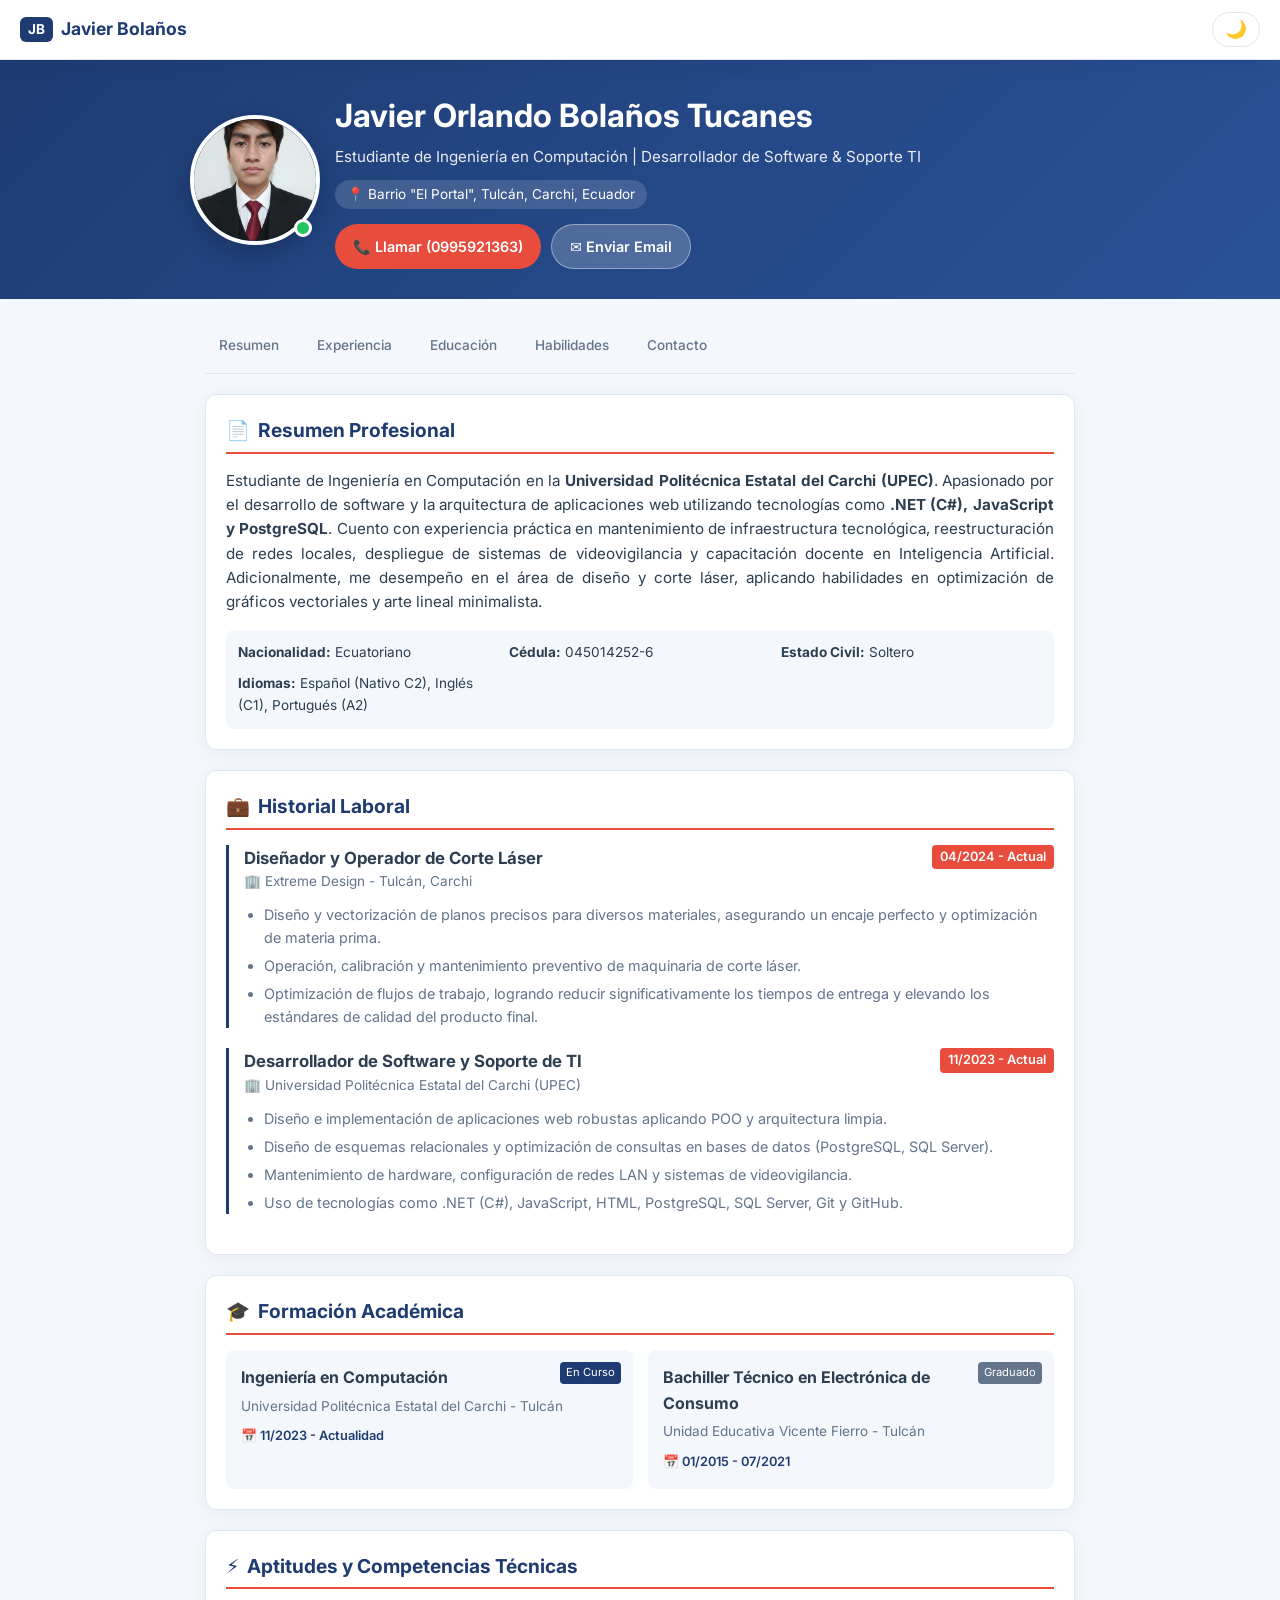
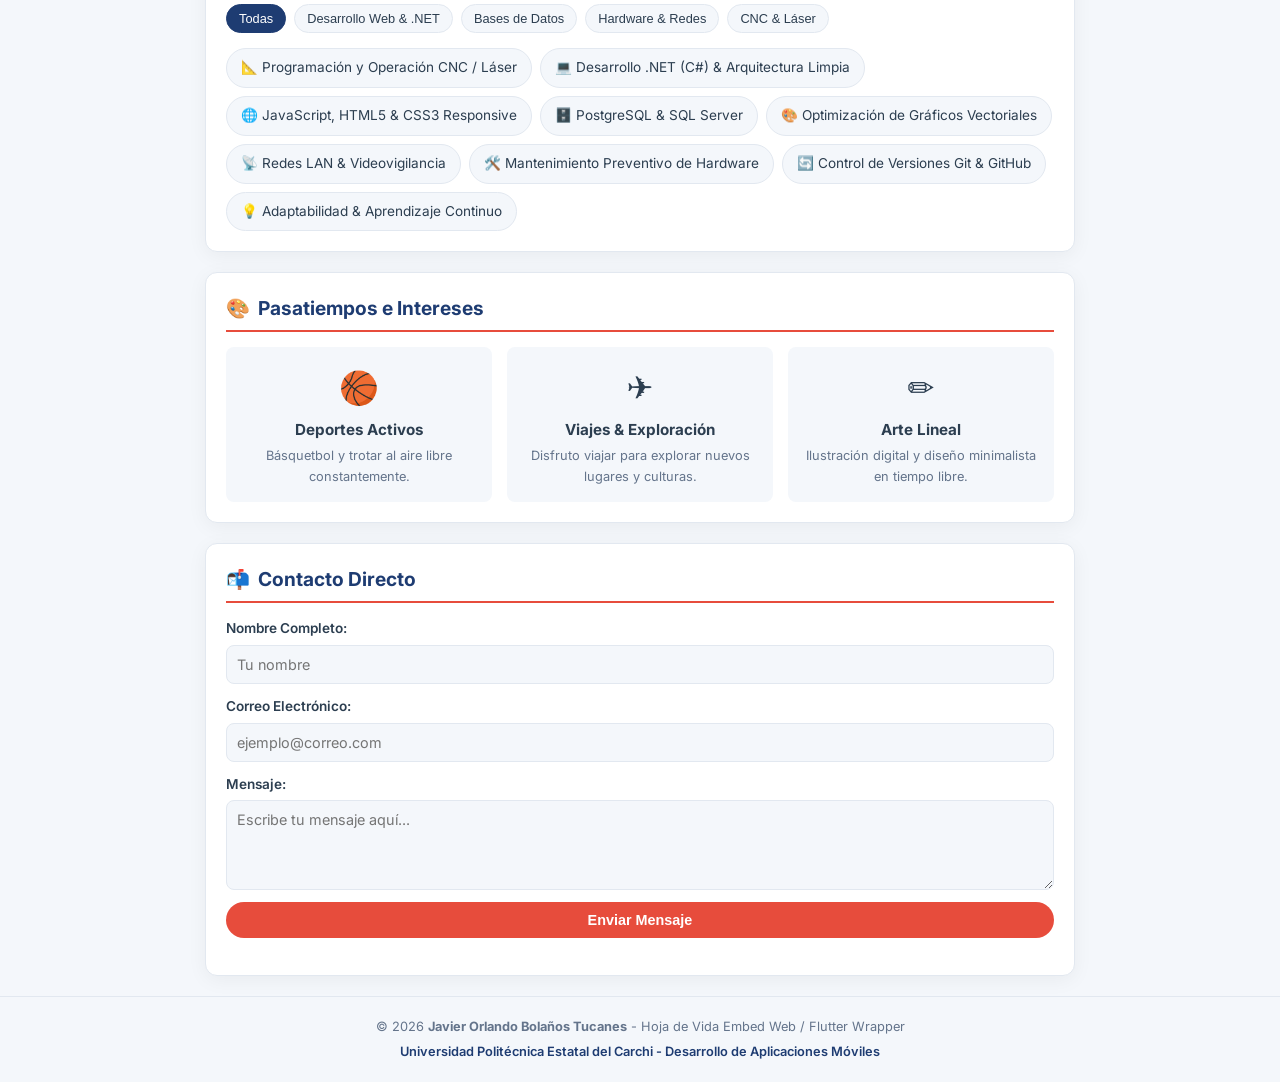
<file: web_cv/index.html>
<!DOCTYPE html>
<html lang="es" data-theme="light">
<head>
    <meta charset="UTF-8">
    <meta name="viewport" content="width=device-width, initial-scale=1.0">
    <title>Hoja de Vida - Javier Orlando Bolaños Tucanes</title>
    <link rel="stylesheet" href="styles.css">
    <link rel="preconnect" href="https://fonts.googleapis.com">
    <link rel="preconnect" href="https://fonts.gstatic.com" crossorigin>
    <link href="https://fonts.googleapis.com/css2?family=Inter:wght@300;400;500;600;700&display=swap" rel="stylesheet">
</head>
<body>

    <!-- Navegación Móvil y Desktop -->
    <nav class="navbar" id="navbar">
        <div class="nav-brand">
            <span>JB</span> Javier Bolaños
        </div>
        <div class="nav-actions">
            <button id="theme-toggle" class="btn-icon" title="Cambiar tema">
                <span id="theme-icon">🌙</span>
            </button>
        </div>
    </nav>

    <!-- Cabecera Principal / Perfil -->
    <header class="hero-section">
        <div class="hero-container">
            <div class="avatar-wrapper">
                <img src="assets/profile_photo.jpg" alt="Javier Orlando Bolaños Tucanes" class="avatar-img" onerror="this.src='https://via.placeholder.com/150?text=Javier+Bola%C3%B1os'">
                <span class="online-status" title="Disponible para proyectos"></span>
            </div>
            <div class="hero-content">
                <h1>Javier Orlando Bolaños Tucanes</h1>
                <p class="hero-subtitle">Estudiante de Ingeniería en Computación | Desarrollador de Software & Soporte TI</p>
                <div class="location-badge">
                    📍 Barrio "El Portal", Tulcán, Carchi, Ecuador
                </div>
                <div class="hero-buttons">
                    <a href="tel:0995921363" class="btn btn-primary">📞 Llamar (0995921363)</a>
                    <a href="mailto:sotgg45@gmail.com" class="btn btn-secondary">✉️ Enviar Email</a>
                </div>
            </div>
        </div>
    </header>

    <!-- Contenido Principal -->
    <main class="main-container">

        <!-- Barra de Navegación Rápida -->
        <div class="quick-nav">
            <a href="#resumen" class="q-link active">Resumen</a>
            <a href="#experiencia" class="q-link">Experiencia</a>
            <a href="#formacion" class="q-link">Educación</a>
            <a href="#aptitudes" class="q-link">Habilidades</a>
            <a href="#contacto" class="q-link">Contacto</a>
        </div>

        <!-- Resumen Profesional -->
        <section id="resumen" class="card-section">
            <h2 class="section-title">
                <span class="title-icon">📄</span> Resumen Profesional
            </h2>
            <div class="card-body">
                <p class="resumen-text">
                    Estudiante de Ingeniería en Computación en la <strong>Universidad Politécnica Estatal del Carchi (UPEC)</strong>. Apasionado por el desarrollo de software y la arquitectura de aplicaciones web utilizando tecnologías como <strong>.NET (C#), JavaScript y PostgreSQL</strong>. Cuento con experiencia práctica en mantenimiento de infraestructura tecnológica, reestructuración de redes locales, despliegue de sistemas de videovigilancia y capacitación docente en Inteligencia Artificial. Adicionalmente, me desempeño en el área de diseño y corte láser, aplicando habilidades en optimización de gráficos vectoriales y arte lineal minimalista.
                </p>
                <div class="personal-info-grid">
                    <div class="info-item"><strong>Nacionalidad:</strong> Ecuatoriano</div>
                    <div class="info-item"><strong>Cédula:</strong> 045014252-6</div>
                    <div class="info-item"><strong>Estado Civil:</strong> Soltero</div>
                    <div class="info-item"><strong>Idiomas:</strong> Español (Nativo C2), Inglés (C1), Portugués (A2)</div>
                </div>
            </div>
        </section>

        <!-- Historial Laboral -->
        <section id="experiencia" class="card-section">
            <h2 class="section-title">
                <span class="title-icon">💼</span> Historial Laboral
            </h2>
            <div class="card-body">
                <div class="timeline">
                    <!-- Trabajo 1 -->
                    <article class="timeline-item">
                        <div class="timeline-header" onclick="toggleAccordion('exp1')">
                            <div>
                                <h3>Diseñador y Operador de Corte Láser</h3>
                                <p class="timeline-company">🏢 Extreme Design - Tulcán, Carchi</p>
                            </div>
                            <span class="timeline-date">04/2024 - Actual</span>
                        </div>
                        <div id="exp1" class="timeline-content active">
                            <ul>
                                <li>Diseño y vectorización de planos precisos para diversos materiales, asegurando un encaje perfecto y optimización de materia prima.</li>
                                <li>Operación, calibración y mantenimiento preventivo de maquinaria de corte láser.</li>
                                <li>Optimización de flujos de trabajo, logrando reducir significativamente los tiempos de entrega y elevando los estándares de calidad del producto final.</li>
                            </ul>
                        </div>
                    </article>

                    <!-- Trabajo 2 -->
                    <article class="timeline-item">
                        <div class="timeline-header" onclick="toggleAccordion('exp2')">
                            <div>
                                <h3>Desarrollador de Software y Soporte de TI</h3>
                                <p class="timeline-company">🏢 Universidad Politécnica Estatal del Carchi (UPEC)</p>
                            </div>
                            <span class="timeline-date">11/2023 - Actual</span>
                        </div>
                        <div id="exp2" class="timeline-content active">
                            <ul>
                                <li>Diseño e implementación de aplicaciones web robustas aplicando POO y arquitectura limpia.</li>
                                <li>Diseño de esquemas relacionales y optimización de consultas en bases de datos (PostgreSQL, SQL Server).</li>
                                <li>Mantenimiento de hardware, configuración de redes LAN y sistemas de videovigilancia.</li>
                                <li>Uso de tecnologías como .NET (C#), JavaScript, HTML, PostgreSQL, SQL Server, Git y GitHub.</li>
                            </ul>
                        </div>
                    </article>
                </div>
            </div>
        </section>

        <!-- Formación Académica -->
        <section id="formacion" class="card-section">
            <h2 class="section-title">
                <span class="title-icon">🎓</span> Formación Académica
            </h2>
            <div class="card-body">
                <div class="edu-grid">
                    <div class="edu-card">
                        <div class="edu-badge">En Curso</div>
                        <h3>Ingeniería en Computación</h3>
                        <p class="edu-inst">Universidad Politécnica Estatal del Carchi - Tulcán</p>
                        <span class="edu-period">📅 11/2023 - Actualidad</span>
                    </div>
                    <div class="edu-card">
                        <div class="edu-badge secondary">Graduado</div>
                        <h3>Bachiller Técnico en Electrónica de Consumo</h3>
                        <p class="edu-inst">Unidad Educativa Vicente Fierro - Tulcán</p>
                        <span class="edu-period">📅 01/2015 - 07/2021</span>
                    </div>
                </div>
            </div>
        </section>

        <!-- Aptitudes / Filtro Interactivo -->
        <section id="aptitudes" class="card-section">
            <h2 class="section-title">
                <span class="title-icon">⚡</span> Aptitudes y Competencias Técnicas
            </h2>
            <div class="card-body">
                <!-- Botones de Filtro JS -->
                <div class="filter-buttons">
                    <button class="filter-btn active" onclick="filterSkills('all')">Todas</button>
                    <button class="filter-btn" onclick="filterSkills('dev')">Desarrollo Web & .NET</button>
                    <button class="filter-btn" onclick="filterSkills('db')">Bases de Datos</button>
                    <button class="filter-btn" onclick="filterSkills('hardware')">Hardware & Redes</button>
                    <button class="filter-btn" onclick="filterSkills('laser')">CNC & Láser</button>
                </div>

                <div class="skills-grid" id="skills-container">
                    <div class="skill-chip" data-category="laser">📐 Programación y Operación CNC / Láser</div>
                    <div class="skill-chip" data-category="dev">💻 Desarrollo .NET (C#) & Arquitectura Limpia</div>
                    <div class="skill-chip" data-category="dev">🌐 JavaScript, HTML5 & CSS3 Responsive</div>
                    <div class="skill-chip" data-category="db">🗄️ PostgreSQL & SQL Server</div>
                    <div class="skill-chip" data-category="laser">🎨 Optimización de Gráficos Vectoriales</div>
                    <div class="skill-chip" data-category="hardware">📡 Redes LAN & Videovigilancia</div>
                    <div class="skill-chip" data-category="hardware">🛠️ Mantenimiento Preventivo de Hardware</div>
                    <div class="skill-chip" data-category="dev">🔄 Control de Versiones Git & GitHub</div>
                    <div class="skill-chip" data-category="dev">💡 Adaptabilidad & Aprendizaje Continuo</div>
                </div>
            </div>
        </section>

        <!-- Pasatiempos -->
        <section id="pasatiempos" class="card-section">
            <h2 class="section-title">
                <span class="title-icon">🎨</span> Pasatiempos e Intereses
            </h2>
            <div class="card-body">
                <div class="hobbies-grid">
                    <div class="hobby-card">
                        <span class="hobby-icon">🏀</span>
                        <h4>Deportes Activos</h4>
                        <p>Básquetbol y trotar al aire libre constantemente.</p>
                    </div>
                    <div class="hobby-card">
                        <span class="hobby-icon">✈️</span>
                        <h4>Viajes & Exploración</h4>
                        <p>Disfruto viajar para explorar nuevos lugares y culturas.</p>
                    </div>
                    <div class="hobby-card">
                        <span class="hobby-icon">✏️</span>
                        <h4>Arte Lineal</h4>
                        <p>Ilustración digital y diseño minimalista en tiempo libre.</p>
                    </div>
                </div>
            </div>
        </section>

        <!-- Formulario de Contacto Interactivo -->
        <section id="contacto" class="card-section">
            <h2 class="section-title">
                <span class="title-icon">📬</span> Contacto Directo
            </h2>
            <div class="card-body">
                <form id="contact-form" onsubmit="handleFormSubmit(event)" class="contact-form">
                    <div class="form-group">
                        <label for="name">Nombre Completo:</label>
                        <input type="text" id="name" required placeholder="Tu nombre">
                    </div>
                    <div class="form-group">
                        <label for="email">Correo Electrónico:</label>
                        <input type="email" id="email" required placeholder="ejemplo@correo.com">
                    </div>
                    <div class="form-group">
                        <label for="message">Mensaje:</label>
                        <textarea id="message" rows="4" required placeholder="Escribe tu mensaje aquí..."></textarea>
                    </div>
                    <button type="submit" class="btn btn-primary btn-block">Enviar Mensaje</button>
                    <div id="form-feedback" class="form-feedback"></div>
                </form>
            </div>
        </section>

    </main>

    <footer class="main-footer">
        <p>© 2026 <strong>Javier Orlando Bolaños Tucanes</strong> - Hoja de Vida Embed Web / Flutter Wrapper</p>
        <p class="upec-tag">Universidad Politécnica Estatal del Carchi - Desarrollo de Aplicaciones Móviles</p>
    </footer>

    <script src="script.js"></script>
</body>
</html>
</file>
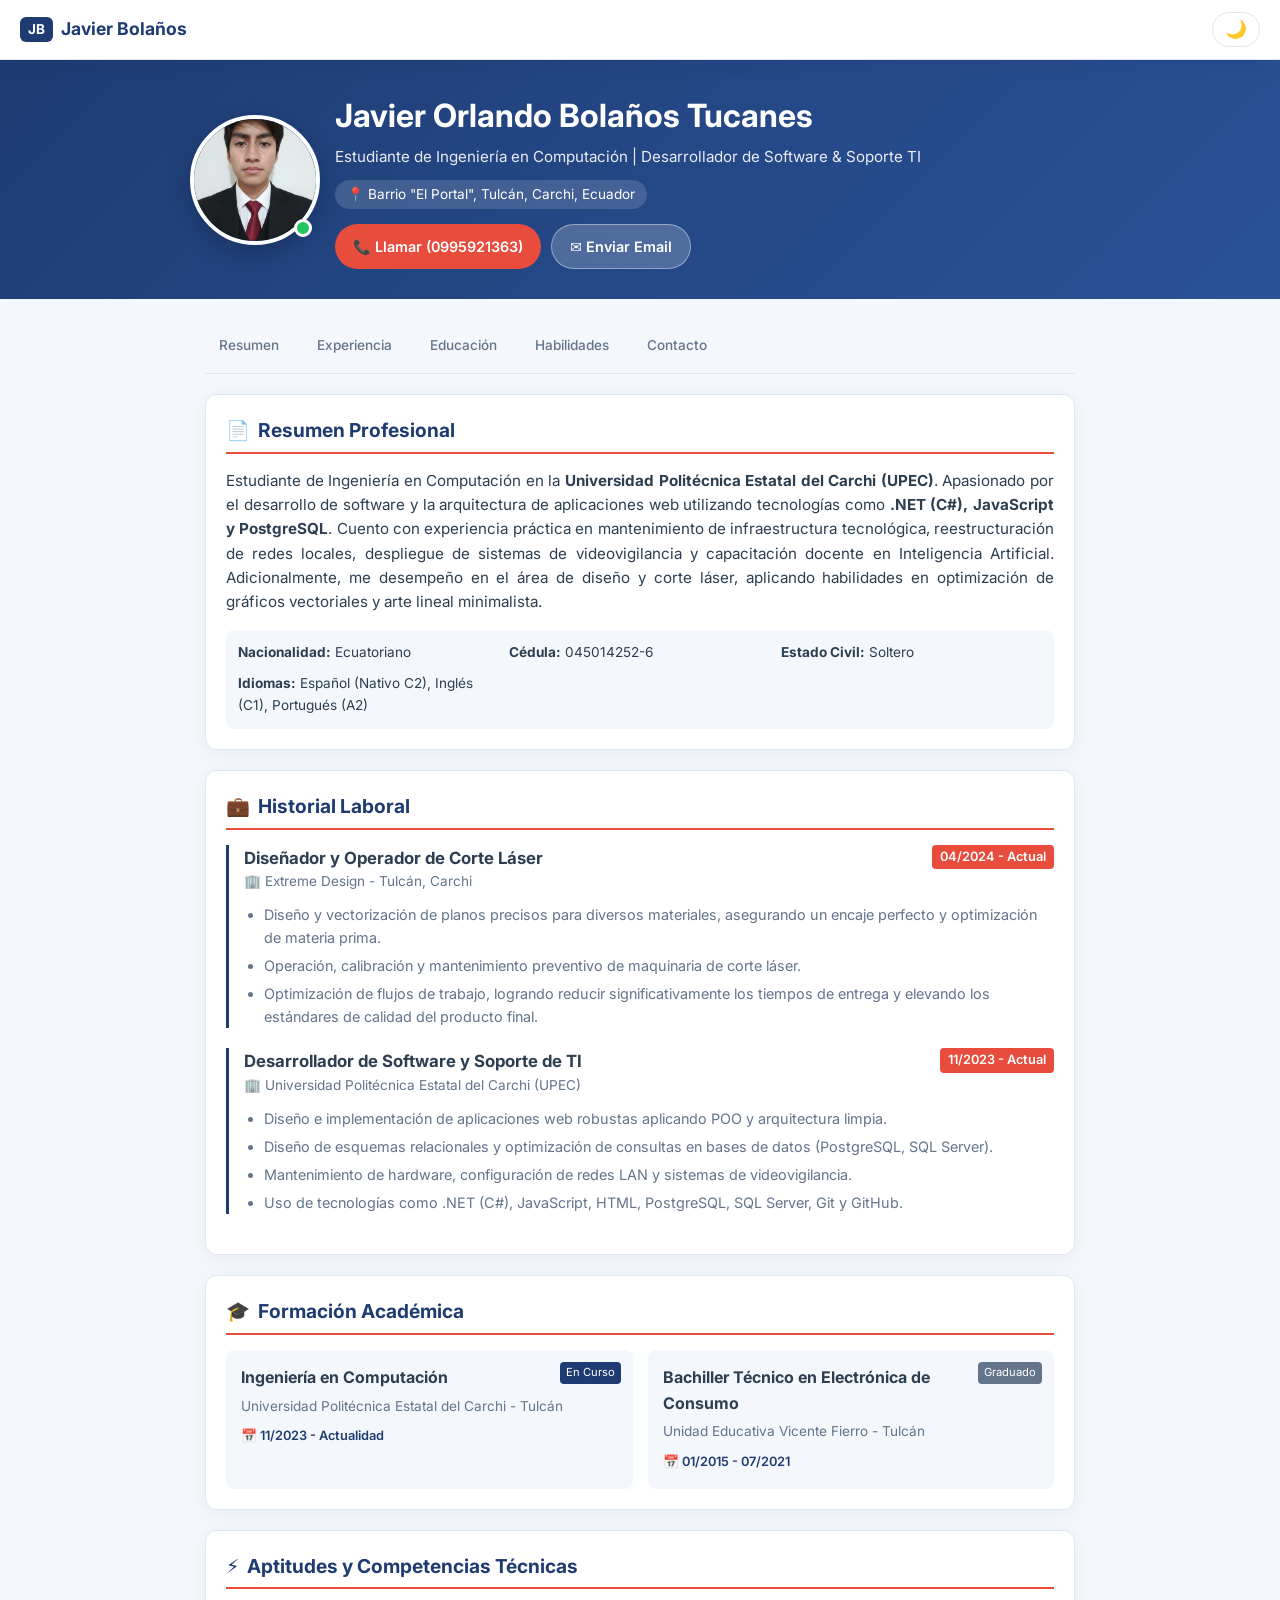
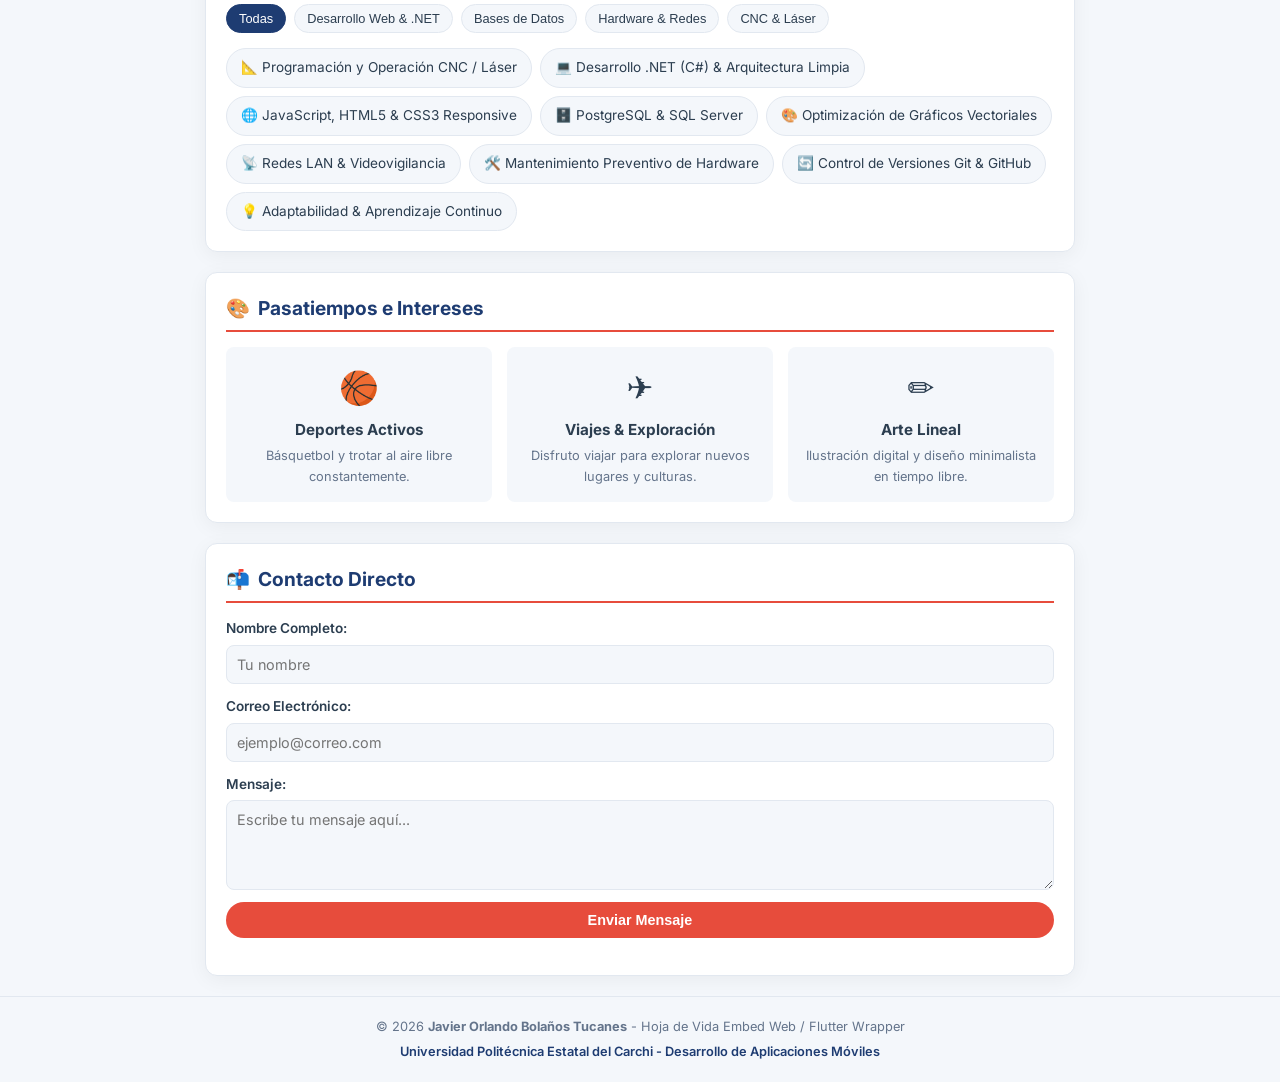
<file: assets/web/index.html>
<!DOCTYPE html>
<html lang="es" data-theme="light">
<head>
    <meta charset="UTF-8">
    <meta name="viewport" content="width=device-width, initial-scale=1.0">
    <title>Hoja de Vida - Javier Orlando Bolaños Tucanes</title>
    <link rel="stylesheet" href="styles.css">
    <link rel="preconnect" href="https://fonts.googleapis.com">
    <link rel="preconnect" href="https://fonts.gstatic.com" crossorigin>
    <link href="https://fonts.googleapis.com/css2?family=Inter:wght@300;400;500;600;700&display=swap" rel="stylesheet">
</head>
<body>

    <!-- Navegación Móvil y Desktop -->
    <nav class="navbar" id="navbar">
        <div class="nav-brand">
            <span>JB</span> Javier Bolaños
        </div>
        <div class="nav-actions">
            <button id="theme-toggle" class="btn-icon" title="Cambiar tema">
                <span id="theme-icon">🌙</span>
            </button>
        </div>
    </nav>

    <!-- Cabecera Principal / Perfil -->
    <header class="hero-section">
        <div class="hero-container">
            <div class="avatar-wrapper">
                <img src="profile_photo.jpg" alt="Javier Orlando Bolaños Tucanes" class="avatar-img" onerror="this.src='https://via.placeholder.com/150?text=Javier+Bola%C3%B1os'">
                <span class="online-status" title="Disponible para proyectos"></span>
            </div>
            <div class="hero-content">
                <h1>Javier Orlando Bolaños Tucanes</h1>
                <p class="hero-subtitle">Estudiante de Ingeniería en Computación | Desarrollador de Software & Soporte TI</p>
                <div class="location-badge">
                    📍 Barrio "El Portal", Tulcán, Carchi, Ecuador
                </div>
                <div class="hero-buttons">
                    <a href="tel:0995921363" class="btn btn-primary">📞 Llamar (0995921363)</a>
                    <a href="mailto:sotgg45@gmail.com" class="btn btn-secondary">✉️ Enviar Email</a>
                </div>
            </div>
        </div>
    </header>

    <!-- Contenido Principal -->
    <main class="main-container">

        <!-- Barra de Navegación Rápida -->
        <div class="quick-nav">
            <a href="#resumen" class="q-link active">Resumen</a>
            <a href="#experiencia" class="q-link">Experiencia</a>
            <a href="#formacion" class="q-link">Educación</a>
            <a href="#aptitudes" class="q-link">Habilidades</a>
            <a href="#contacto" class="q-link">Contacto</a>
        </div>

        <!-- Resumen Profesional -->
        <section id="resumen" class="card-section">
            <h2 class="section-title">
                <span class="title-icon">📄</span> Resumen Profesional
            </h2>
            <div class="card-body">
                <p class="resumen-text">
                    Estudiante de Ingeniería en Computación en la <strong>Universidad Politécnica Estatal del Carchi (UPEC)</strong>. Apasionado por el desarrollo de software y la arquitectura de aplicaciones web utilizando tecnologías como <strong>.NET (C#), JavaScript y PostgreSQL</strong>. Cuento con experiencia práctica en mantenimiento de infraestructura tecnológica, reestructuración de redes locales, despliegue de sistemas de videovigilancia y capacitación docente en Inteligencia Artificial. Adicionalmente, me desempeño en el área de diseño y corte láser, aplicando habilidades en optimización de gráficos vectoriales y arte lineal minimalista.
                </p>
                <div class="personal-info-grid">
                    <div class="info-item"><strong>Nacionalidad:</strong> Ecuatoriano</div>
                    <div class="info-item"><strong>Cédula:</strong> 045014252-6</div>
                    <div class="info-item"><strong>Estado Civil:</strong> Soltero</div>
                    <div class="info-item"><strong>Idiomas:</strong> Español (Nativo C2), Inglés (C1), Portugués (A2)</div>
                </div>
            </div>
        </section>

        <!-- Historial Laboral -->
        <section id="experiencia" class="card-section">
            <h2 class="section-title">
                <span class="title-icon">💼</span> Historial Laboral
            </h2>
            <div class="card-body">
                <div class="timeline">
                    <!-- Trabajo 1 -->
                    <article class="timeline-item">
                        <div class="timeline-header" onclick="toggleAccordion('exp1')">
                            <div>
                                <h3>Diseñador y Operador de Corte Láser</h3>
                                <p class="timeline-company">🏢 Extreme Design - Tulcán, Carchi</p>
                            </div>
                            <span class="timeline-date">04/2024 - Actual</span>
                        </div>
                        <div id="exp1" class="timeline-content active">
                            <ul>
                                <li>Diseño y vectorización de planos precisos para diversos materiales, asegurando un encaje perfecto y optimización de materia prima.</li>
                                <li>Operación, calibración y mantenimiento preventivo de maquinaria de corte láser.</li>
                                <li>Optimización de flujos de trabajo, logrando reducir significativamente los tiempos de entrega y elevando los estándares de calidad del producto final.</li>
                            </ul>
                        </div>
                    </article>

                    <!-- Trabajo 2 -->
                    <article class="timeline-item">
                        <div class="timeline-header" onclick="toggleAccordion('exp2')">
                            <div>
                                <h3>Desarrollador de Software y Soporte de TI</h3>
                                <p class="timeline-company">🏢 Universidad Politécnica Estatal del Carchi (UPEC)</p>
                            </div>
                            <span class="timeline-date">11/2023 - Actual</span>
                        </div>
                        <div id="exp2" class="timeline-content active">
                            <ul>
                                <li>Diseño e implementación de aplicaciones web robustas aplicando POO y arquitectura limpia.</li>
                                <li>Diseño de esquemas relacionales y optimización de consultas en bases de datos (PostgreSQL, SQL Server).</li>
                                <li>Mantenimiento de hardware, configuración de redes LAN y sistemas de videovigilancia.</li>
                                <li>Uso de tecnologías como .NET (C#), JavaScript, HTML, PostgreSQL, SQL Server, Git y GitHub.</li>
                            </ul>
                        </div>
                    </article>
                </div>
            </div>
        </section>

        <!-- Formación Académica -->
        <section id="formacion" class="card-section">
            <h2 class="section-title">
                <span class="title-icon">🎓</span> Formación Académica
            </h2>
            <div class="card-body">
                <div class="edu-grid">
                    <div class="edu-card">
                        <div class="edu-badge">En Curso</div>
                        <h3>Ingeniería en Computación</h3>
                        <p class="edu-inst">Universidad Politécnica Estatal del Carchi - Tulcán</p>
                        <span class="edu-period">📅 11/2023 - Actualidad</span>
                    </div>
                    <div class="edu-card">
                        <div class="edu-badge secondary">Graduado</div>
                        <h3>Bachiller Técnico en Electrónica de Consumo</h3>
                        <p class="edu-inst">Unidad Educativa Vicente Fierro - Tulcán</p>
                        <span class="edu-period">📅 01/2015 - 07/2021</span>
                    </div>
                </div>
            </div>
        </section>

        <!-- Aptitudes / Filtro Interactivo -->
        <section id="aptitudes" class="card-section">
            <h2 class="section-title">
                <span class="title-icon">⚡</span> Aptitudes y Competencias Técnicas
            </h2>
            <div class="card-body">
                <!-- Botones de Filtro JS -->
                <div class="filter-buttons">
                    <button class="filter-btn active" onclick="filterSkills('all')">Todas</button>
                    <button class="filter-btn" onclick="filterSkills('dev')">Desarrollo Web & .NET</button>
                    <button class="filter-btn" onclick="filterSkills('db')">Bases de Datos</button>
                    <button class="filter-btn" onclick="filterSkills('hardware')">Hardware & Redes</button>
                    <button class="filter-btn" onclick="filterSkills('laser')">CNC & Láser</button>
                </div>

                <div class="skills-grid" id="skills-container">
                    <div class="skill-chip" data-category="laser">📐 Programación y Operación CNC / Láser</div>
                    <div class="skill-chip" data-category="dev">💻 Desarrollo .NET (C#) & Arquitectura Limpia</div>
                    <div class="skill-chip" data-category="dev">🌐 JavaScript, HTML5 & CSS3 Responsive</div>
                    <div class="skill-chip" data-category="db">🗄️ PostgreSQL & SQL Server</div>
                    <div class="skill-chip" data-category="laser">🎨 Optimización de Gráficos Vectoriales</div>
                    <div class="skill-chip" data-category="hardware">📡 Redes LAN & Videovigilancia</div>
                    <div class="skill-chip" data-category="hardware">🛠️ Mantenimiento Preventivo de Hardware</div>
                    <div class="skill-chip" data-category="dev">🔄 Control de Versiones Git & GitHub</div>
                    <div class="skill-chip" data-category="dev">💡 Adaptabilidad & Aprendizaje Continuo</div>
                </div>
            </div>
        </section>

        <!-- Pasatiempos -->
        <section id="pasatiempos" class="card-section">
            <h2 class="section-title">
                <span class="title-icon">🎨</span> Pasatiempos e Intereses
            </h2>
            <div class="card-body">
                <div class="hobbies-grid">
                    <div class="hobby-card">
                        <span class="hobby-icon">🏀</span>
                        <h4>Deportes Activos</h4>
                        <p>Básquetbol y trotar al aire libre constantemente.</p>
                    </div>
                    <div class="hobby-card">
                        <span class="hobby-icon">✈️</span>
                        <h4>Viajes & Exploración</h4>
                        <p>Disfruto viajar para explorar nuevos lugares y culturas.</p>
                    </div>
                    <div class="hobby-card">
                        <span class="hobby-icon">✏️</span>
                        <h4>Arte Lineal</h4>
                        <p>Ilustración digital y diseño minimalista en tiempo libre.</p>
                    </div>
                </div>
            </div>
        </section>

        <!-- Formulario de Contacto Interactivo -->
        <section id="contacto" class="card-section">
            <h2 class="section-title">
                <span class="title-icon">📬</span> Contacto Directo
            </h2>
            <div class="card-body">
                <form id="contact-form" onsubmit="handleFormSubmit(event)" class="contact-form">
                    <div class="form-group">
                        <label for="name">Nombre Completo:</label>
                        <input type="text" id="name" required placeholder="Tu nombre">
                    </div>
                    <div class="form-group">
                        <label for="email">Correo Electrónico:</label>
                        <input type="email" id="email" required placeholder="ejemplo@correo.com">
                    </div>
                    <div class="form-group">
                        <label for="message">Mensaje:</label>
                        <textarea id="message" rows="4" required placeholder="Escribe tu mensaje aquí..."></textarea>
                    </div>
                    <button type="submit" class="btn btn-primary btn-block">Enviar Mensaje</button>
                    <div id="form-feedback" class="form-feedback"></div>
                </form>
            </div>
        </section>

    </main>

    <footer class="main-footer">
        <p>© 2026 <strong>Javier Orlando Bolaños Tucanes</strong> - Hoja de Vida Embed Web / Flutter Wrapper</p>
        <p class="upec-tag">Universidad Politécnica Estatal del Carchi - Desarrollo de Aplicaciones Móviles</p>
    </footer>

    <script src="script.js"></script>
</body>
</html>
</file>
<file: web_cv/styles.css>
:root {
    --bg-color: #f4f7fb;
    --card-bg: #ffffff;
    --text-color: #2c3e50;
    --text-muted: #64748b;
    --primary: #1e3c72;
    --primary-light: #2a5298;
    --accent: #e74c3c;
    --accent-hover: #c0392b;
    --border-color: #e2e8f0;
    --shadow: 0 4px 20px rgba(0, 0, 0, 0.05);
    --radius: 12px;
    --transition: all 0.3s ease;
}

[data-theme="dark"] {
    --bg-color: #0f172a;
    --card-bg: #1e293b;
    --text-color: #f8fafc;
    --text-muted: #94a3b8;
    --primary: #38bdf8;
    --primary-light: #0284c7;
    --accent: #f43f5e;
    --accent-hover: #e11d48;
    --border-color: #334155;
    --shadow: 0 4px 20px rgba(0, 0, 0, 0.3);
}

* {
    box-sizing: border-box;
    margin: 0;
    padding: 0;
}

html {
    scroll-behavior: smooth;
    font-family: 'Inter', system-ui, -apple-system, sans-serif;
}

body {
    background-color: var(--bg-color);
    color: var(--text-color);
    line-height: 1.6;
    transition: var(--transition);
    padding-top: 60px;
}

/* Navbar */
.navbar {
    position: fixed;
    top: 0;
    left: 0;
    right: 0;
    height: 60px;
    background: var(--card-bg);
    border-bottom: 1px solid var(--border-color);
    display: flex;
    justify-content: space-between;
    align-items: center;
    padding: 0 20px;
    z-index: 1000;
    box-shadow: var(--shadow);
}

.nav-brand {
    font-weight: 700;
    font-size: 1.1rem;
    color: var(--primary);
    display: flex;
    align-items: center;
    gap: 8px;
}

.nav-brand span {
    background: var(--primary);
    color: #fff;
    padding: 2px 8px;
    border-radius: 6px;
    font-size: 0.85rem;
}

.btn-icon {
    background: transparent;
    border: 1px solid var(--border-color);
    padding: 6px 12px;
    border-radius: 20px;
    cursor: pointer;
    font-size: 1.1rem;
    color: var(--text-color);
    transition: var(--transition);
}

.btn-icon:hover {
    background: var(--border-color);
}

/* Hero Header */
.hero-section {
    background: linear-gradient(135deg, var(--primary) 0%, var(--primary-light) 100%);
    color: #ffffff;
    padding: 30px 20px;
    text-align: center;
}

.hero-container {
    max-width: 900px;
    margin: 0 auto;
    display: flex;
    flex-direction: column;
    align-items: center;
    gap: 15px;
}

.avatar-wrapper {
    position: relative;
    width: 130px;
    height: 130px;
}

.avatar-img {
    width: 100%;
    height: 100%;
    border-radius: 50%;
    object-fit: cover;
    border: 4px solid #ffffff;
    box-shadow: 0 8px 25px rgba(0, 0, 0, 0.2);
}

.online-status {
    position: absolute;
    bottom: 8px;
    right: 8px;
    width: 18px;
    height: 18px;
    background-color: #22c55e;
    border: 3px solid #ffffff;
    border-radius: 50%;
}

.hero-content h1 {
    font-size: 1.6rem;
    font-weight: 700;
}

.hero-subtitle {
    font-size: 0.95rem;
    opacity: 0.9;
    margin-top: 4px;
}

.location-badge {
    display: inline-block;
    background: rgba(255, 255, 255, 0.15);
    padding: 4px 12px;
    border-radius: 20px;
    font-size: 0.85rem;
    margin-top: 10px;
    backdrop-filter: blur(5px);
}

.hero-buttons {
    display: flex;
    gap: 10px;
    margin-top: 15px;
    width: 100%;
    justify-content: center;
    flex-wrap: wrap;
}

.btn {
    padding: 10px 18px;
    border-radius: 25px;
    text-decoration: none;
    font-weight: 600;
    font-size: 0.9rem;
    transition: var(--transition);
    display: inline-flex;
    align-items: center;
    justify-content: center;
    border: none;
    cursor: pointer;
}

.btn-primary {
    background: var(--accent);
    color: #ffffff;
}

.btn-primary:hover {
    background: var(--accent-hover);
}

.btn-secondary {
    background: rgba(255, 255, 255, 0.2);
    color: #ffffff;
    border: 1px solid rgba(255, 255, 255, 0.4);
}

.btn-secondary:hover {
    background: rgba(255, 255, 255, 0.35);
}

.btn-block {
    width: 100%;
}

/* Main Container & Navigation */
.main-container {
    max-width: 900px;
    margin: 20px auto;
    padding: 0 15px;
}

.quick-nav {
    display: flex;
    overflow-x: auto;
    gap: 10px;
    padding: 10px 0;
    margin-bottom: 20px;
    border-bottom: 1px solid var(--border-color);
    -webkit-overflow-scrolling: touch;
}

.quick-nav::-webkit-scrollbar {
    display: none;
}

.q-link {
    white-space: nowrap;
    text-decoration: none;
    color: var(--text-muted);
    font-weight: 500;
    padding: 6px 14px;
    border-radius: 20px;
    font-size: 0.85rem;
    transition: var(--transition);
}

.q-link:hover, .q-link.active {
    background: var(--primary);
    color: #ffffff;
}

/* Cards Section */
.card-section {
    background: var(--card-bg);
    border: 1px solid var(--border-color);
    border-radius: var(--radius);
    padding: 20px;
    margin-bottom: 20px;
    box-shadow: var(--shadow);
    transition: var(--transition);
}

.section-title {
    font-size: 1.2rem;
    color: var(--primary);
    margin-bottom: 15px;
    display: flex;
    align-items: center;
    gap: 8px;
    border-bottom: 2px solid var(--accent);
    padding-bottom: 6px;
}

.resumen-text {
    color: var(--text-color);
    font-size: 0.95rem;
    text-align: justify;
    margin-bottom: 15px;
}

.personal-info-grid {
    display: grid;
    grid-template-columns: repeat(auto-fit, minmax(200px, 1fr));
    gap: 10px;
    background: var(--bg-color);
    padding: 12px;
    border-radius: 8px;
    font-size: 0.85rem;
}

/* Timeline */
.timeline-item {
    border-left: 3px solid var(--primary);
    padding-left: 15px;
    margin-bottom: 20px;
}

.timeline-header {
    cursor: pointer;
    display: flex;
    justify-content: space-between;
    align-items: flex-start;
    flex-wrap: wrap;
    gap: 5px;
}

.timeline-header h3 {
    font-size: 1.05rem;
    color: var(--text-color);
}

.timeline-company {
    font-size: 0.85rem;
    color: var(--text-muted);
}

.timeline-date {
    font-size: 0.8rem;
    background: var(--accent);
    color: #ffffff;
    padding: 2px 8px;
    border-radius: 4px;
    font-weight: 600;
}

.timeline-content {
    margin-top: 10px;
}

.timeline-content.hidden {
    display: none;
}

.timeline-content ul {
    padding-left: 20px;
    font-size: 0.9rem;
    color: var(--text-muted);
}

.timeline-content li {
    margin-bottom: 5px;
}

/* Education Grid */
.edu-grid {
    display: grid;
    grid-template-columns: repeat(auto-fit, minmax(250px, 1fr));
    gap: 15px;
}

.edu-card {
    background: var(--bg-color);
    padding: 15px;
    border-radius: 8px;
    position: relative;
}

.edu-badge {
    position: absolute;
    top: 12px;
    right: 12px;
    background: var(--primary);
    color: #ffffff;
    font-size: 0.7rem;
    padding: 2px 6px;
    border-radius: 4px;
}

.edu-badge.secondary {
    background: var(--text-muted);
}

.edu-card h3 {
    font-size: 1rem;
    padding-right: 60px;
}

.edu-inst {
    font-size: 0.85rem;
    color: var(--text-muted);
    margin: 5px 0;
}

.edu-period {
    font-size: 0.8rem;
    color: var(--primary);
    font-weight: 600;
}

/* Skills Filter & Grid */
.filter-buttons {
    display: flex;
    gap: 8px;
    flex-wrap: wrap;
    margin-bottom: 15px;
}

.filter-btn {
    background: var(--bg-color);
    border: 1px solid var(--border-color);
    color: var(--text-color);
    padding: 6px 12px;
    border-radius: 20px;
    font-size: 0.8rem;
    cursor: pointer;
    transition: var(--transition);
}

.filter-btn.active, .filter-btn:hover {
    background: var(--primary);
    color: #ffffff;
    border-color: var(--primary);
}

.skills-grid {
    display: flex;
    flex-wrap: wrap;
    gap: 8px;
}

.skill-chip {
    background: var(--bg-color);
    border: 1px solid var(--border-color);
    padding: 8px 14px;
    border-radius: 20px;
    font-size: 0.85rem;
    transition: var(--transition);
}

.skill-chip.hidden {
    display: none;
}

/* Hobbies */
.hobbies-grid {
    display: grid;
    grid-template-columns: repeat(auto-fit, minmax(200px, 1fr));
    gap: 15px;
}

.hobby-card {
    background: var(--bg-color);
    padding: 15px;
    border-radius: 8px;
    text-align: center;
}

.hobby-icon {
    font-size: 2rem;
    display: block;
    margin-bottom: 5px;
}

.hobby-card h4 {
    font-size: 0.95rem;
    margin-bottom: 4px;
}

.hobby-card p {
    font-size: 0.8rem;
    color: var(--text-muted);
}

/* Contact Form */
.contact-form {
    display: flex;
    flex-direction: column;
    gap: 12px;
}

.form-group {
    display: flex;
    flex-direction: column;
    gap: 5px;
}

.form-group label {
    font-size: 0.85rem;
    font-weight: 600;
}

.form-group input, .form-group textarea {
    padding: 10px;
    border: 1px solid var(--border-color);
    border-radius: 8px;
    background: var(--bg-color);
    color: var(--text-color);
    font-family: inherit;
    font-size: 0.9rem;
    outline: none;
    transition: var(--transition);
}

.form-group input:focus, .form-group textarea:focus {
    border-color: var(--primary);
}

.form-feedback {
    font-size: 0.85rem;
    margin-top: 5px;
    text-align: center;
    font-weight: 600;
}

/* Footer */
.main-footer {
    text-align: center;
    padding: 20px;
    font-size: 0.8rem;
    color: var(--text-muted);
    border-top: 1px solid var(--border-color);
}

.upec-tag {
    font-weight: 600;
    color: var(--primary);
    margin-top: 4px;
}

@media (min-width: 768px) {
    .hero-container {
        flex-direction: row;
        text-align: left;
    }
    .hero-buttons {
        justify-content: flex-start;
    }
    .hero-content h1 {
        font-size: 2rem;
    }
}
</file>
<file: assets/web/styles.css>
:root {
    --bg-color: #f4f7fb;
    --card-bg: #ffffff;
    --text-color: #2c3e50;
    --text-muted: #64748b;
    --primary: #1e3c72;
    --primary-light: #2a5298;
    --accent: #e74c3c;
    --accent-hover: #c0392b;
    --border-color: #e2e8f0;
    --shadow: 0 4px 20px rgba(0, 0, 0, 0.05);
    --radius: 12px;
    --transition: all 0.3s ease;
}

[data-theme="dark"] {
    --bg-color: #0f172a;
    --card-bg: #1e293b;
    --text-color: #f8fafc;
    --text-muted: #94a3b8;
    --primary: #38bdf8;
    --primary-light: #0284c7;
    --accent: #f43f5e;
    --accent-hover: #e11d48;
    --border-color: #334155;
    --shadow: 0 4px 20px rgba(0, 0, 0, 0.3);
}

* {
    box-sizing: border-box;
    margin: 0;
    padding: 0;
}

html {
    scroll-behavior: smooth;
    font-family: 'Inter', system-ui, -apple-system, sans-serif;
}

body {
    background-color: var(--bg-color);
    color: var(--text-color);
    line-height: 1.6;
    transition: var(--transition);
    padding-top: 60px;
}

/* Navbar */
.navbar {
    position: fixed;
    top: 0;
    left: 0;
    right: 0;
    height: 60px;
    background: var(--card-bg);
    border-bottom: 1px solid var(--border-color);
    display: flex;
    justify-content: space-between;
    align-items: center;
    padding: 0 20px;
    z-index: 1000;
    box-shadow: var(--shadow);
}

.nav-brand {
    font-weight: 700;
    font-size: 1.1rem;
    color: var(--primary);
    display: flex;
    align-items: center;
    gap: 8px;
}

.nav-brand span {
    background: var(--primary);
    color: #fff;
    padding: 2px 8px;
    border-radius: 6px;
    font-size: 0.85rem;
}

.btn-icon {
    background: transparent;
    border: 1px solid var(--border-color);
    padding: 6px 12px;
    border-radius: 20px;
    cursor: pointer;
    font-size: 1.1rem;
    color: var(--text-color);
    transition: var(--transition);
}

.btn-icon:hover {
    background: var(--border-color);
}

/* Hero Header */
.hero-section {
    background: linear-gradient(135deg, var(--primary) 0%, var(--primary-light) 100%);
    color: #ffffff;
    padding: 30px 20px;
    text-align: center;
}

.hero-container {
    max-width: 900px;
    margin: 0 auto;
    display: flex;
    flex-direction: column;
    align-items: center;
    gap: 15px;
}

.avatar-wrapper {
    position: relative;
    width: 130px;
    height: 130px;
}

.avatar-img {
    width: 100%;
    height: 100%;
    border-radius: 50%;
    object-fit: cover;
    border: 4px solid #ffffff;
    box-shadow: 0 8px 25px rgba(0, 0, 0, 0.2);
}

.online-status {
    position: absolute;
    bottom: 8px;
    right: 8px;
    width: 18px;
    height: 18px;
    background-color: #22c55e;
    border: 3px solid #ffffff;
    border-radius: 50%;
}

.hero-content h1 {
    font-size: 1.6rem;
    font-weight: 700;
}

.hero-subtitle {
    font-size: 0.95rem;
    opacity: 0.9;
    margin-top: 4px;
}

.location-badge {
    display: inline-block;
    background: rgba(255, 255, 255, 0.15);
    padding: 4px 12px;
    border-radius: 20px;
    font-size: 0.85rem;
    margin-top: 10px;
    backdrop-filter: blur(5px);
}

.hero-buttons {
    display: flex;
    gap: 10px;
    margin-top: 15px;
    width: 100%;
    justify-content: center;
    flex-wrap: wrap;
}

.btn {
    padding: 10px 18px;
    border-radius: 25px;
    text-decoration: none;
    font-weight: 600;
    font-size: 0.9rem;
    transition: var(--transition);
    display: inline-flex;
    align-items: center;
    justify-content: center;
    border: none;
    cursor: pointer;
}

.btn-primary {
    background: var(--accent);
    color: #ffffff;
}

.btn-primary:hover {
    background: var(--accent-hover);
}

.btn-secondary {
    background: rgba(255, 255, 255, 0.2);
    color: #ffffff;
    border: 1px solid rgba(255, 255, 255, 0.4);
}

.btn-secondary:hover {
    background: rgba(255, 255, 255, 0.35);
}

.btn-block {
    width: 100%;
}

/* Main Container & Navigation */
.main-container {
    max-width: 900px;
    margin: 20px auto;
    padding: 0 15px;
}

.quick-nav {
    display: flex;
    overflow-x: auto;
    gap: 10px;
    padding: 10px 0;
    margin-bottom: 20px;
    border-bottom: 1px solid var(--border-color);
    -webkit-overflow-scrolling: touch;
}

.quick-nav::-webkit-scrollbar {
    display: none;
}

.q-link {
    white-space: nowrap;
    text-decoration: none;
    color: var(--text-muted);
    font-weight: 500;
    padding: 6px 14px;
    border-radius: 20px;
    font-size: 0.85rem;
    transition: var(--transition);
}

.q-link:hover, .q-link.active {
    background: var(--primary);
    color: #ffffff;
}

/* Cards Section */
.card-section {
    background: var(--card-bg);
    border: 1px solid var(--border-color);
    border-radius: var(--radius);
    padding: 20px;
    margin-bottom: 20px;
    box-shadow: var(--shadow);
    transition: var(--transition);
}

.section-title {
    font-size: 1.2rem;
    color: var(--primary);
    margin-bottom: 15px;
    display: flex;
    align-items: center;
    gap: 8px;
    border-bottom: 2px solid var(--accent);
    padding-bottom: 6px;
}

.resumen-text {
    color: var(--text-color);
    font-size: 0.95rem;
    text-align: justify;
    margin-bottom: 15px;
}

.personal-info-grid {
    display: grid;
    grid-template-columns: repeat(auto-fit, minmax(200px, 1fr));
    gap: 10px;
    background: var(--bg-color);
    padding: 12px;
    border-radius: 8px;
    font-size: 0.85rem;
}

/* Timeline */
.timeline-item {
    border-left: 3px solid var(--primary);
    padding-left: 15px;
    margin-bottom: 20px;
}

.timeline-header {
    cursor: pointer;
    display: flex;
    justify-content: space-between;
    align-items: flex-start;
    flex-wrap: wrap;
    gap: 5px;
}

.timeline-header h3 {
    font-size: 1.05rem;
    color: var(--text-color);
}

.timeline-company {
    font-size: 0.85rem;
    color: var(--text-muted);
}

.timeline-date {
    font-size: 0.8rem;
    background: var(--accent);
    color: #ffffff;
    padding: 2px 8px;
    border-radius: 4px;
    font-weight: 600;
}

.timeline-content {
    margin-top: 10px;
}

.timeline-content.hidden {
    display: none;
}

.timeline-content ul {
    padding-left: 20px;
    font-size: 0.9rem;
    color: var(--text-muted);
}

.timeline-content li {
    margin-bottom: 5px;
}

/* Education Grid */
.edu-grid {
    display: grid;
    grid-template-columns: repeat(auto-fit, minmax(250px, 1fr));
    gap: 15px;
}

.edu-card {
    background: var(--bg-color);
    padding: 15px;
    border-radius: 8px;
    position: relative;
}

.edu-badge {
    position: absolute;
    top: 12px;
    right: 12px;
    background: var(--primary);
    color: #ffffff;
    font-size: 0.7rem;
    padding: 2px 6px;
    border-radius: 4px;
}

.edu-badge.secondary {
    background: var(--text-muted);
}

.edu-card h3 {
    font-size: 1rem;
    padding-right: 60px;
}

.edu-inst {
    font-size: 0.85rem;
    color: var(--text-muted);
    margin: 5px 0;
}

.edu-period {
    font-size: 0.8rem;
    color: var(--primary);
    font-weight: 600;
}

/* Skills Filter & Grid */
.filter-buttons {
    display: flex;
    gap: 8px;
    flex-wrap: wrap;
    margin-bottom: 15px;
}

.filter-btn {
    background: var(--bg-color);
    border: 1px solid var(--border-color);
    color: var(--text-color);
    padding: 6px 12px;
    border-radius: 20px;
    font-size: 0.8rem;
    cursor: pointer;
    transition: var(--transition);
}

.filter-btn.active, .filter-btn:hover {
    background: var(--primary);
    color: #ffffff;
    border-color: var(--primary);
}

.skills-grid {
    display: flex;
    flex-wrap: wrap;
    gap: 8px;
}

.skill-chip {
    background: var(--bg-color);
    border: 1px solid var(--border-color);
    padding: 8px 14px;
    border-radius: 20px;
    font-size: 0.85rem;
    transition: var(--transition);
}

.skill-chip.hidden {
    display: none;
}

/* Hobbies */
.hobbies-grid {
    display: grid;
    grid-template-columns: repeat(auto-fit, minmax(200px, 1fr));
    gap: 15px;
}

.hobby-card {
    background: var(--bg-color);
    padding: 15px;
    border-radius: 8px;
    text-align: center;
}

.hobby-icon {
    font-size: 2rem;
    display: block;
    margin-bottom: 5px;
}

.hobby-card h4 {
    font-size: 0.95rem;
    margin-bottom: 4px;
}

.hobby-card p {
    font-size: 0.8rem;
    color: var(--text-muted);
}

/* Contact Form */
.contact-form {
    display: flex;
    flex-direction: column;
    gap: 12px;
}

.form-group {
    display: flex;
    flex-direction: column;
    gap: 5px;
}

.form-group label {
    font-size: 0.85rem;
    font-weight: 600;
}

.form-group input, .form-group textarea {
    padding: 10px;
    border: 1px solid var(--border-color);
    border-radius: 8px;
    background: var(--bg-color);
    color: var(--text-color);
    font-family: inherit;
    font-size: 0.9rem;
    outline: none;
    transition: var(--transition);
}

.form-group input:focus, .form-group textarea:focus {
    border-color: var(--primary);
}

.form-feedback {
    font-size: 0.85rem;
    margin-top: 5px;
    text-align: center;
    font-weight: 600;
}

/* Footer */
.main-footer {
    text-align: center;
    padding: 20px;
    font-size: 0.8rem;
    color: var(--text-muted);
    border-top: 1px solid var(--border-color);
}

.upec-tag {
    font-weight: 600;
    color: var(--primary);
    margin-top: 4px;
}

@media (min-width: 768px) {
    .hero-container {
        flex-direction: row;
        text-align: left;
    }
    .hero-buttons {
        justify-content: flex-start;
    }
    .hero-content h1 {
        font-size: 2rem;
    }
}
</file>
